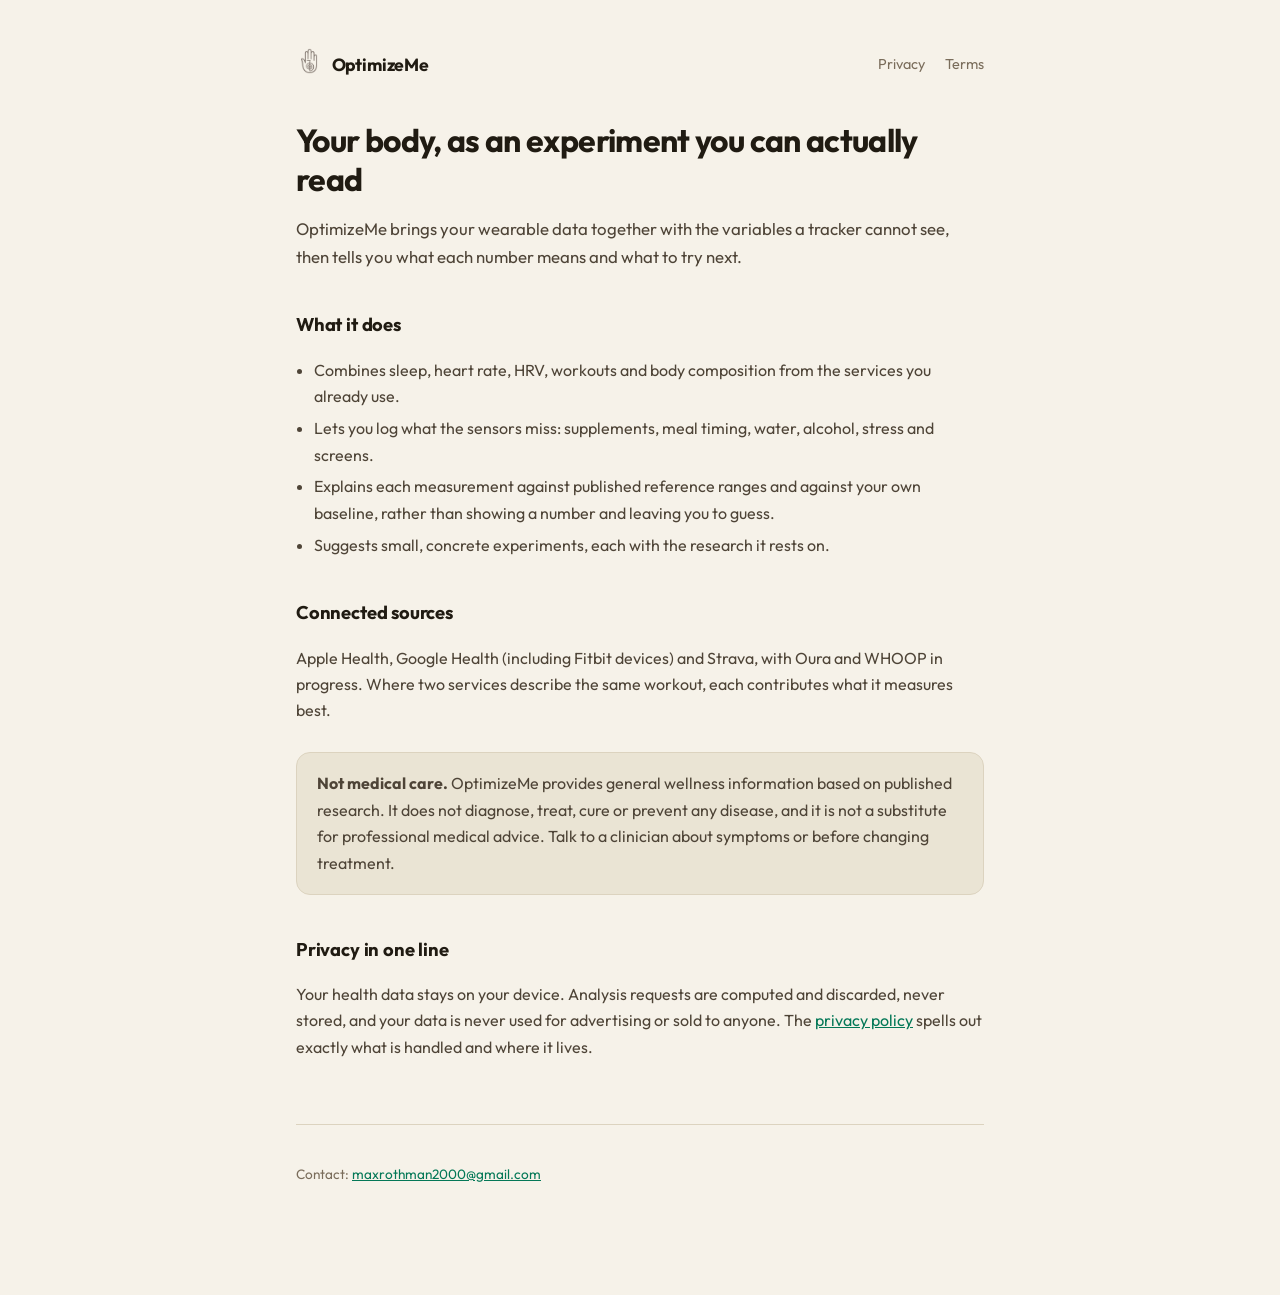
<file: index.html>
<!doctype html>
<html lang="en">
<head>
<meta charset="utf-8">
<meta name="viewport" content="width=device-width, initial-scale=1">
<title>OptimizeMe</title>
<meta name="description" content="An all-in-one health metric tracker that treats your body as an n-of-1 experiment.">
<link rel="preconnect" href="https://fonts.googleapis.com">
<link rel="preconnect" href="https://fonts.gstatic.com" crossorigin>
<link href="https://fonts.googleapis.com/css2?family=Outfit:wght@300;400;600;700&family=JetBrains+Mono:wght@400;500&display=swap" rel="stylesheet">
<link rel="icon" type="image/png" href="./favicon-32.png">
<link rel="apple-touch-icon" href="./apple-touch-icon.png">
<link rel="stylesheet" href="./style.css">
</head>
<body>
<div class="wrap">
<header class="site">
  <picture>
    <source srcset="./mark-light.png" media="(prefers-color-scheme: dark)">
    <img class="mark" src="./mark.png" alt="" aria-hidden="true"
         width="26" height="26">
  </picture>
  <a class="brand" href="./index.html">OptimizeMe</a>
  <nav>
    <a href="./privacy.html">Privacy</a>
    <a href="./terms.html">Terms</a>
  </nav>
</header>

<h1>Your body, as an experiment you can actually read</h1>
<p class="lede">
  OptimizeMe brings your wearable data together with the variables a tracker
  cannot see, then tells you what each number means and what to try next.
</p>

<h2>What it does</h2>
<ul>
  <li>Combines sleep, heart rate, HRV, workouts and body composition from the
      services you already use.</li>
  <li>Lets you log what the sensors miss: supplements, meal timing, water,
      alcohol, stress and screens.</li>
  <li>Explains each measurement against published reference ranges and against
      your own baseline, rather than showing a number and leaving you to guess.</li>
  <li>Suggests small, concrete experiments, each with the research it rests on.</li>
</ul>

<h2>Connected sources</h2>
<p>
  Apple Health, Google Health (including Fitbit devices) and Strava, with Oura
  and WHOOP in progress. Where two services describe the same workout, each
  contributes what it measures best.
</p>

<div class="callout">
  <strong>Not medical care.</strong> OptimizeMe provides general wellness
  information based on published research. It does not diagnose, treat, cure
  or prevent any disease, and it is not a substitute for professional medical
  advice. Talk to a clinician about symptoms or before changing treatment.
</div>

<h2>Privacy in one line</h2>
<p>
  Your health data stays on your device. Analysis requests are computed and
  discarded, never stored, and your data is never used for advertising or sold
  to anyone. The <a href="./privacy.html">privacy policy</a> spells out exactly
  what is handled and where it lives.
</p>

<footer>
  <p>Contact: <a href="mailto:maxrothman2000@gmail.com">maxrothman2000@gmail.com</a></p>
</footer>
</div>
</body>
</html>
</file>
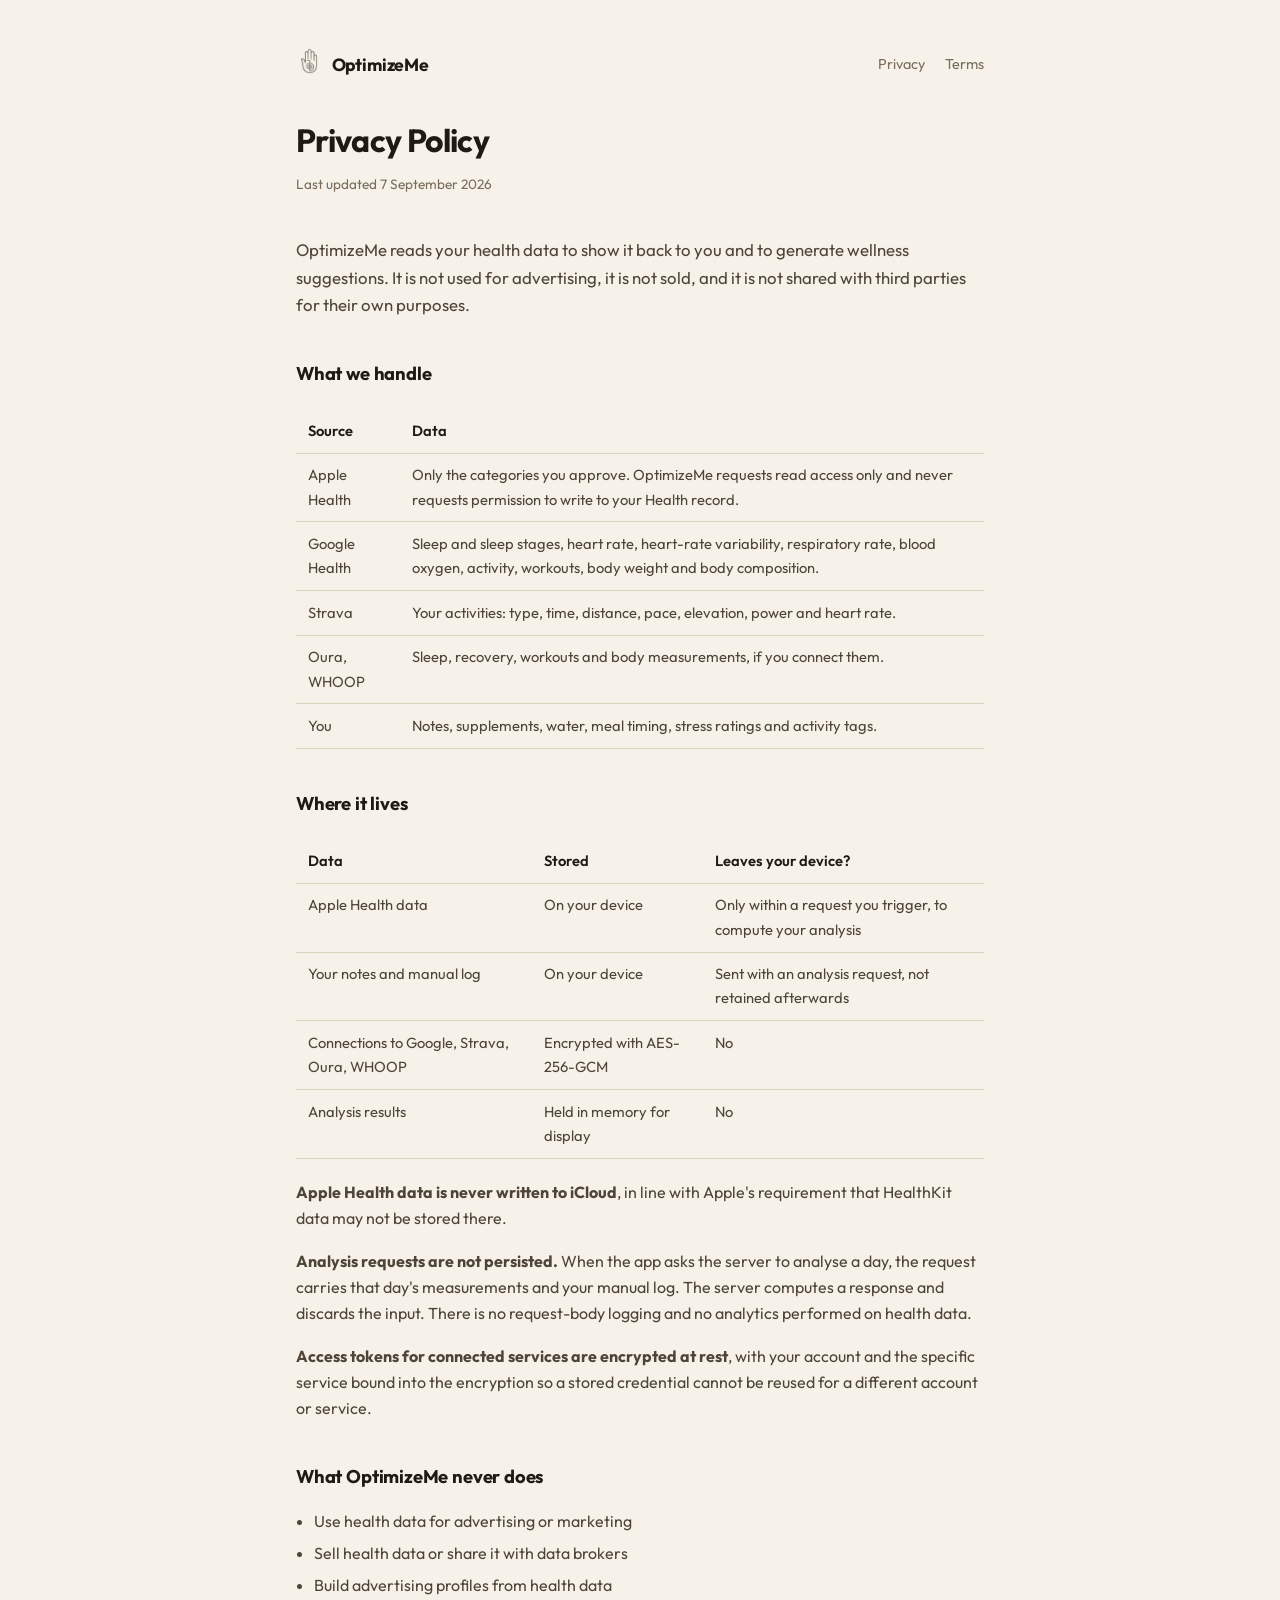
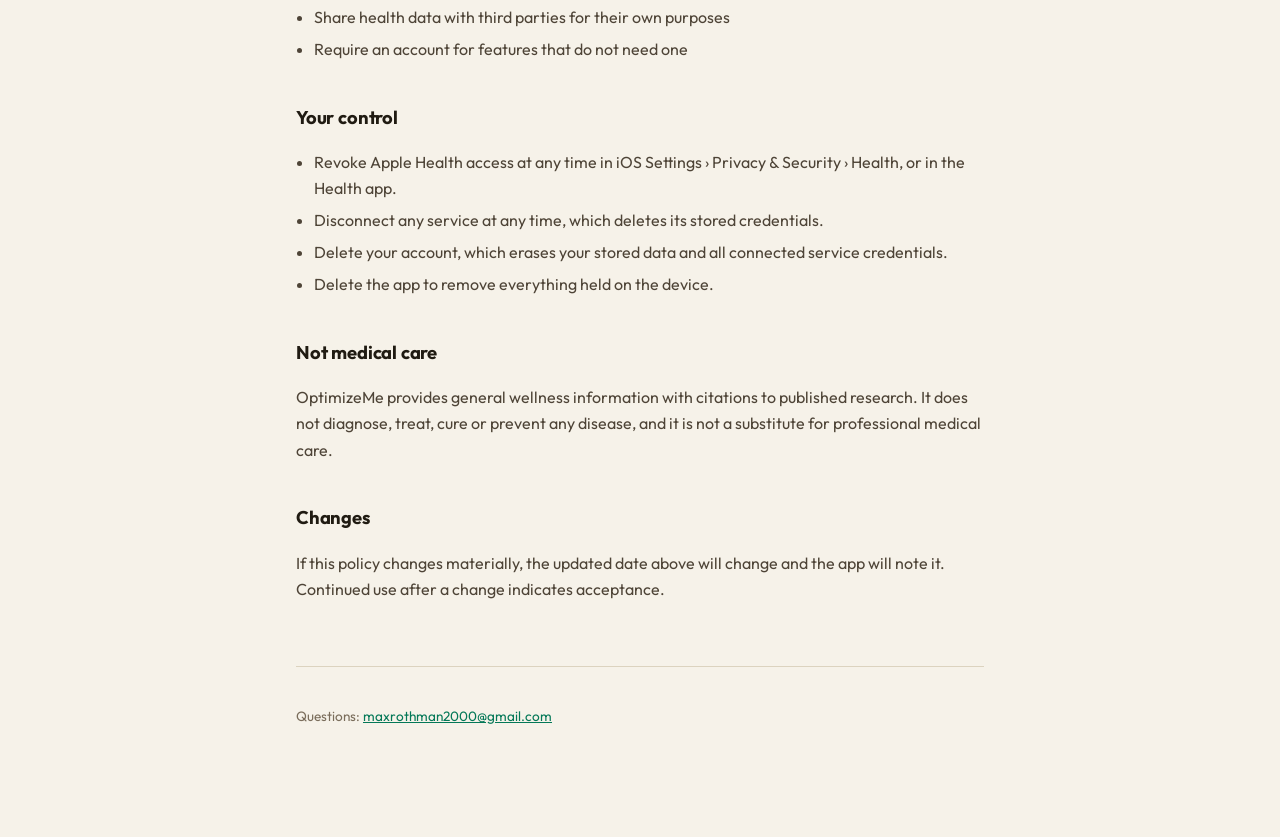
<file: privacy.html>
<!doctype html>
<html lang="en">
<head>
<meta charset="utf-8">
<meta name="viewport" content="width=device-width, initial-scale=1">
<title>Privacy Policy · OptimizeMe</title>
<link rel="preconnect" href="https://fonts.googleapis.com">
<link rel="preconnect" href="https://fonts.gstatic.com" crossorigin>
<link href="https://fonts.googleapis.com/css2?family=Outfit:wght@300;400;600;700&family=JetBrains+Mono:wght@400;500&display=swap" rel="stylesheet">
<link rel="icon" type="image/png" href="./favicon-32.png">
<link rel="apple-touch-icon" href="./apple-touch-icon.png">
<link rel="stylesheet" href="./style.css">
</head>
<body>
<div class="wrap">
<header class="site">
  <picture>
    <source srcset="./mark-light.png" media="(prefers-color-scheme: dark)">
    <img class="mark" src="./mark.png" alt="" aria-hidden="true"
         width="26" height="26">
  </picture>
  <a class="brand" href="./index.html">OptimizeMe</a>
  <nav>
    <a href="./privacy.html">Privacy</a>
    <a href="./terms.html">Terms</a>
  </nav>
</header>

<h1>Privacy Policy</h1>
<p class="updated">Last updated 7 September 2026</p>

<p class="lede">
  OptimizeMe reads your health data to show it back to you and to generate
  wellness suggestions. It is not used for advertising, it is not sold, and it
  is not shared with third parties for their own purposes.
</p>

<h2>What we handle</h2>
<table>
  <tr><th>Source</th><th>Data</th></tr>
  <tr>
    <td>Apple Health</td>
    <td>Only the categories you approve. OptimizeMe requests read access only
        and never requests permission to write to your Health record.</td>
  </tr>
  <tr>
    <td>Google Health</td>
    <td>Sleep and sleep stages, heart rate, heart-rate variability,
        respiratory rate, blood oxygen, activity, workouts, body weight and
        body composition.</td>
  </tr>
  <tr>
    <td>Strava</td>
    <td>Your activities: type, time, distance, pace, elevation, power and
        heart rate.</td>
  </tr>
  <tr>
    <td>Oura, WHOOP</td>
    <td>Sleep, recovery, workouts and body measurements, if you connect them.</td>
  </tr>
  <tr>
    <td>You</td>
    <td>Notes, supplements, water, meal timing, stress ratings and activity tags.</td>
  </tr>
</table>

<h2>Where it lives</h2>
<table>
  <tr><th>Data</th><th>Stored</th><th>Leaves your device?</th></tr>
  <tr>
    <td>Apple Health data</td><td>On your device</td>
    <td>Only within a request you trigger, to compute your analysis</td>
  </tr>
  <tr>
    <td>Your notes and manual log</td><td>On your device</td>
    <td>Sent with an analysis request, not retained afterwards</td>
  </tr>
  <tr>
    <td>Connections to Google, Strava, Oura, WHOOP</td>
    <td>Encrypted with AES-256-GCM</td>
    <td>No</td>
  </tr>
  <tr>
    <td>Analysis results</td><td>Held in memory for display</td><td>No</td>
  </tr>
</table>

<p>
  <strong>Apple Health data is never written to iCloud</strong>, in line with
  Apple's requirement that HealthKit data may not be stored there.
</p>

<p>
  <strong>Analysis requests are not persisted.</strong> When the app asks the
  server to analyse a day, the request carries that day's measurements and your
  manual log. The server computes a response and discards the input. There is
  no request-body logging and no analytics performed on health data.
</p>

<p>
  <strong>Access tokens for connected services are encrypted at rest</strong>,
  with your account and the specific service bound into the encryption so a
  stored credential cannot be reused for a different account or service.
</p>

<h2>What OptimizeMe never does</h2>
<ul>
  <li>Use health data for advertising or marketing</li>
  <li>Sell health data or share it with data brokers</li>
  <li>Build advertising profiles from health data</li>
  <li>Share health data with third parties for their own purposes</li>
  <li>Require an account for features that do not need one</li>
</ul>

<h2>Your control</h2>
<ul>
  <li>Revoke Apple Health access at any time in iOS Settings &rsaquo; Privacy
      &amp; Security &rsaquo; Health, or in the Health app.</li>
  <li>Disconnect any service at any time, which deletes its stored credentials.</li>
  <li>Delete your account, which erases your stored data and all connected
      service credentials.</li>
  <li>Delete the app to remove everything held on the device.</li>
</ul>

<h2>Not medical care</h2>
<p>
  OptimizeMe provides general wellness information with citations to published
  research. It does not diagnose, treat, cure or prevent any disease, and it is
  not a substitute for professional medical care.
</p>

<h2>Changes</h2>
<p>
  If this policy changes materially, the updated date above will change and the
  app will note it. Continued use after a change indicates acceptance.
</p>

<footer>
  <p>Questions: <a href="mailto:maxrothman2000@gmail.com">maxrothman2000@gmail.com</a></p>
</footer>
</div>
</body>
</html>
</file>
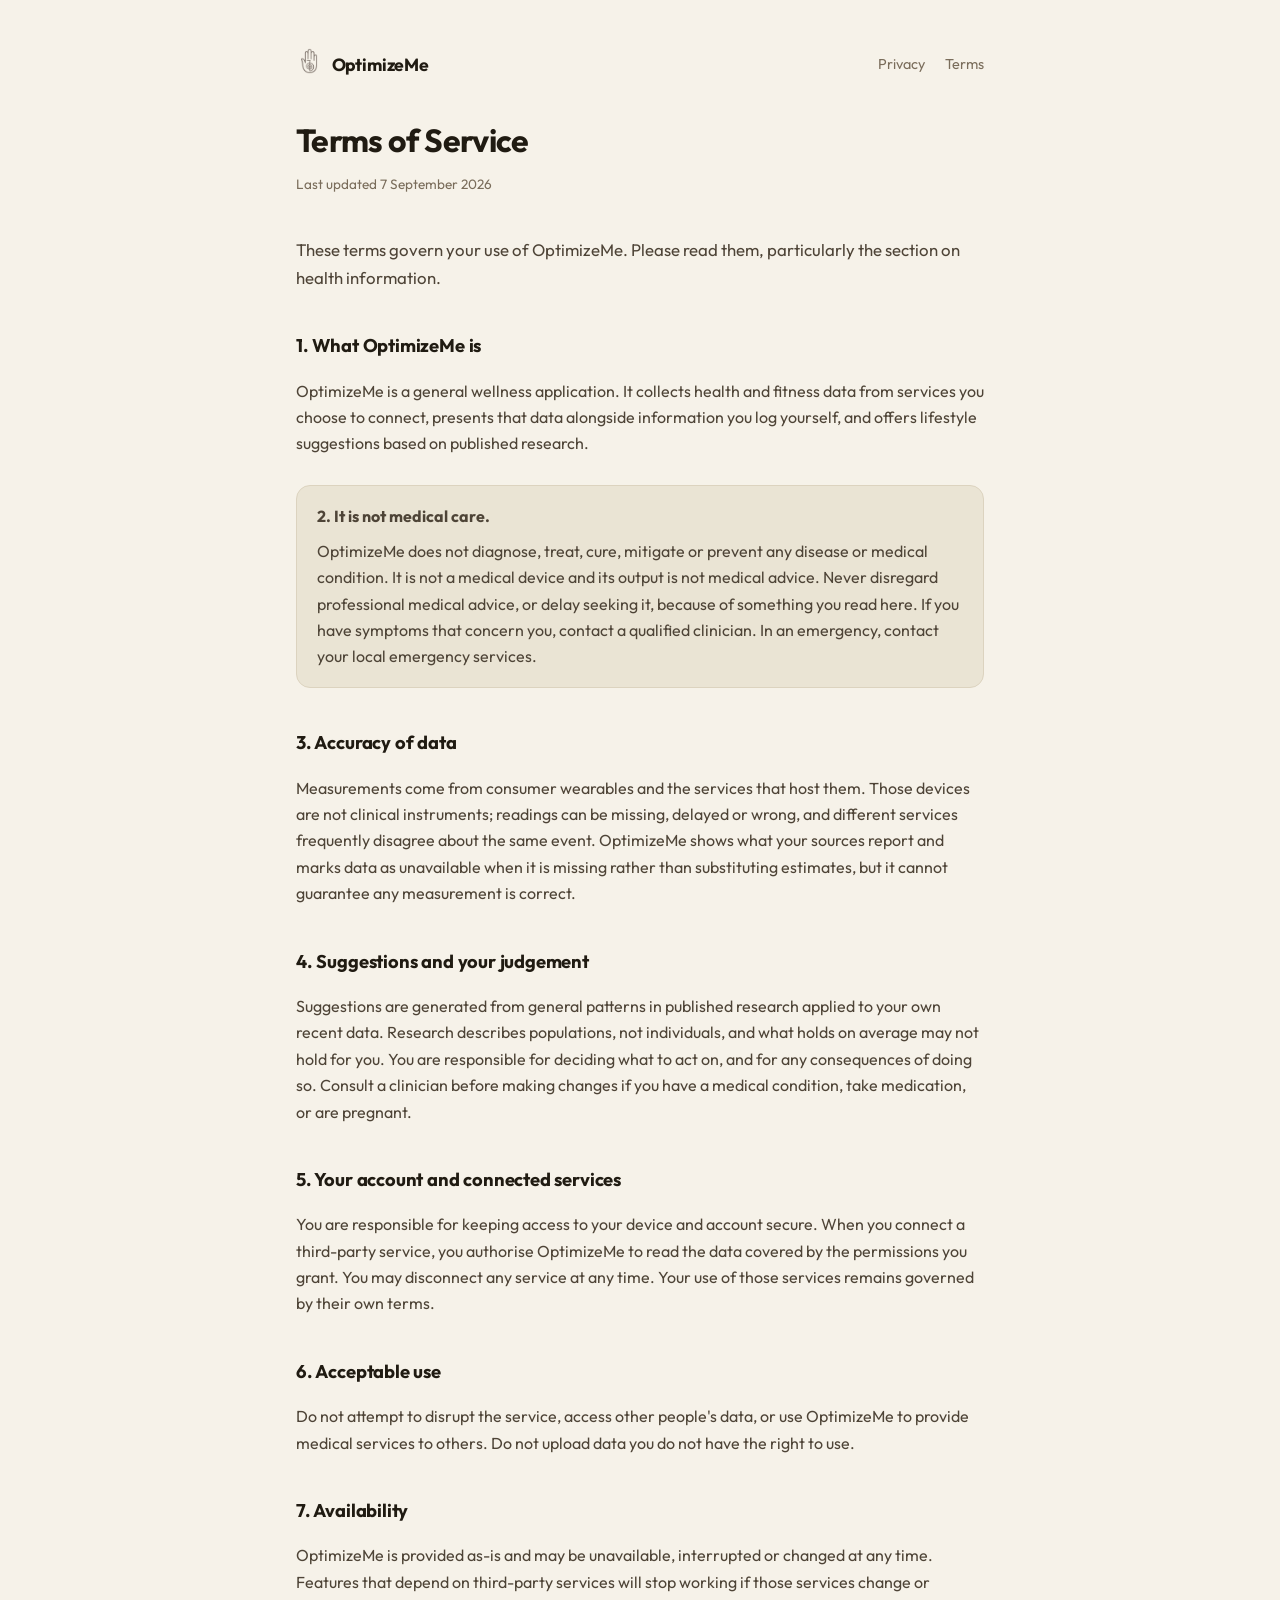
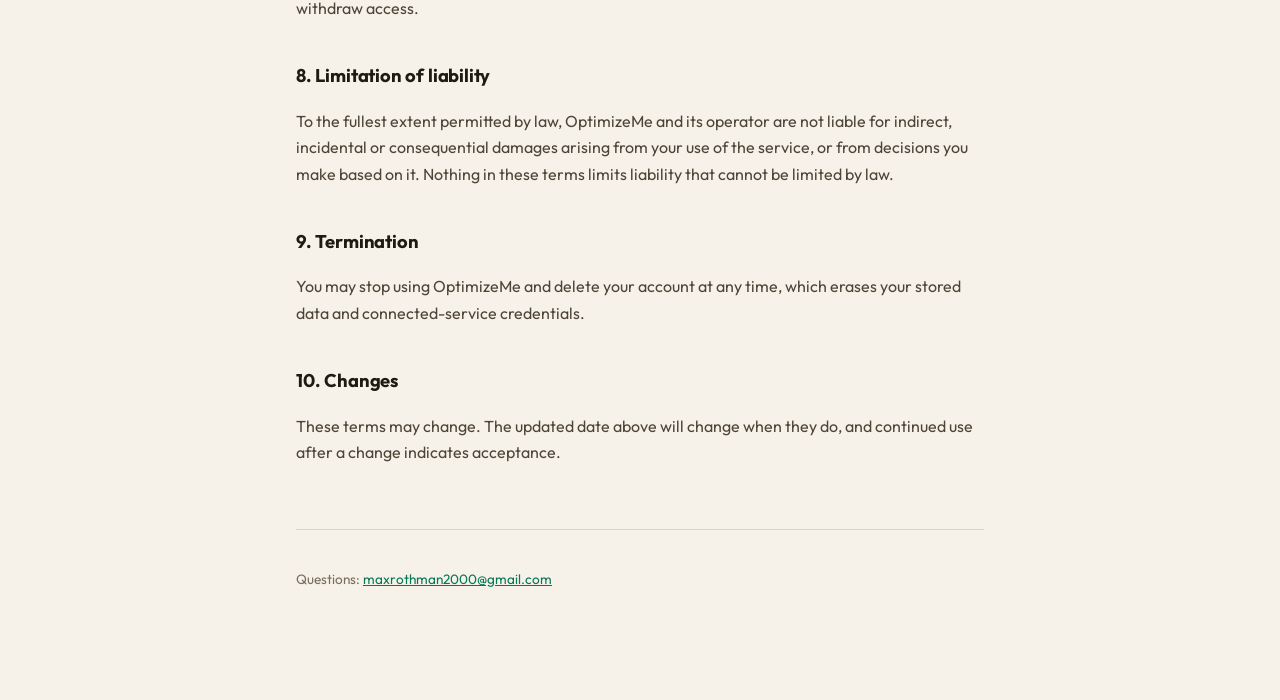
<file: terms.html>
<!doctype html>
<html lang="en">
<head>
<meta charset="utf-8">
<meta name="viewport" content="width=device-width, initial-scale=1">
<title>Terms of Service · OptimizeMe</title>
<link rel="preconnect" href="https://fonts.googleapis.com">
<link rel="preconnect" href="https://fonts.gstatic.com" crossorigin>
<link href="https://fonts.googleapis.com/css2?family=Outfit:wght@300;400;600;700&family=JetBrains+Mono:wght@400;500&display=swap" rel="stylesheet">
<link rel="icon" type="image/png" href="./favicon-32.png">
<link rel="apple-touch-icon" href="./apple-touch-icon.png">
<link rel="stylesheet" href="./style.css">
</head>
<body>
<div class="wrap">
<header class="site">
  <picture>
    <source srcset="./mark-light.png" media="(prefers-color-scheme: dark)">
    <img class="mark" src="./mark.png" alt="" aria-hidden="true"
         width="26" height="26">
  </picture>
  <a class="brand" href="./index.html">OptimizeMe</a>
  <nav>
    <a href="./privacy.html">Privacy</a>
    <a href="./terms.html">Terms</a>
  </nav>
</header>

<h1>Terms of Service</h1>
<p class="updated">Last updated 7 September 2026</p>

<p class="lede">
  These terms govern your use of OptimizeMe. Please read them, particularly the
  section on health information.
</p>

<h2>1. What OptimizeMe is</h2>
<p>
  OptimizeMe is a general wellness application. It collects health and fitness
  data from services you choose to connect, presents that data alongside
  information you log yourself, and offers lifestyle suggestions based on
  published research.
</p>

<div class="callout">
  <strong>2. It is not medical care.</strong>
  <p style="margin:.5rem 0 0">
    OptimizeMe does not diagnose, treat, cure, mitigate or prevent any disease
    or medical condition. It is not a medical device and its output is not
    medical advice. Never disregard professional medical advice, or delay
    seeking it, because of something you read here. If you have symptoms that
    concern you, contact a qualified clinician. In an emergency, contact your
    local emergency services.
  </p>
</div>

<h2>3. Accuracy of data</h2>
<p>
  Measurements come from consumer wearables and the services that host them.
  Those devices are not clinical instruments; readings can be missing, delayed
  or wrong, and different services frequently disagree about the same event.
  OptimizeMe shows what your sources report and marks data as unavailable when
  it is missing rather than substituting estimates, but it cannot guarantee any
  measurement is correct.
</p>

<h2>4. Suggestions and your judgement</h2>
<p>
  Suggestions are generated from general patterns in published research applied
  to your own recent data. Research describes populations, not individuals, and
  what holds on average may not hold for you. You are responsible for deciding
  what to act on, and for any consequences of doing so. Consult a clinician
  before making changes if you have a medical condition, take medication, or
  are pregnant.
</p>

<h2>5. Your account and connected services</h2>
<p>
  You are responsible for keeping access to your device and account secure. When
  you connect a third-party service, you authorise OptimizeMe to read the data
  covered by the permissions you grant. You may disconnect any service at any
  time. Your use of those services remains governed by their own terms.
</p>

<h2>6. Acceptable use</h2>
<p>
  Do not attempt to disrupt the service, access other people's data, or use
  OptimizeMe to provide medical services to others. Do not upload data you do
  not have the right to use.
</p>

<h2>7. Availability</h2>
<p>
  OptimizeMe is provided as-is and may be unavailable, interrupted or changed at
  any time. Features that depend on third-party services will stop working if
  those services change or withdraw access.
</p>

<h2>8. Limitation of liability</h2>
<p>
  To the fullest extent permitted by law, OptimizeMe and its operator are not
  liable for indirect, incidental or consequential damages arising from your use
  of the service, or from decisions you make based on it. Nothing in these terms
  limits liability that cannot be limited by law.
</p>

<h2>9. Termination</h2>
<p>
  You may stop using OptimizeMe and delete your account at any time, which
  erases your stored data and connected-service credentials.
</p>

<h2>10. Changes</h2>
<p>
  These terms may change. The updated date above will change when they do, and
  continued use after a change indicates acceptance.
</p>

<footer>
  <p>Questions: <a href="mailto:maxrothman2000@gmail.com">maxrothman2000@gmail.com</a></p>
</footer>
</div>
</body>
</html>
</file>
<file: style.css>
/* Shared styling for the public pages. Mirrors the app's cream/taupe
   language so the site and product read as one thing. */
:root {
  --bg: #f6f2e9;
  --surface: #eae4d4;
  --border: #dcd3bf;
  --ink: #201b12;
  --body: #4e4437;
  --muted: #7a6d5b;
  --accent: #047857;
}

@media (prefers-color-scheme: dark) {
  :root {
    --bg: #0c0c0e;
    --surface: #18181b;
    --border: #27272a;
    --ink: #fafafa;
    --body: #d4d4d8;
    --muted: #71717a;
    --accent: #34d399;
  }
}

* { box-sizing: border-box; }

body {
  margin: 0;
  background: var(--bg);
  color: var(--body);
  font-family: "Outfit", ui-sans-serif, system-ui, -apple-system, sans-serif;
  line-height: 1.65;
  -webkit-font-smoothing: antialiased;
}

.wrap { max-width: 46rem; margin: 0 auto; padding: 3rem 1.5rem 6rem; }

header.site {
  display: flex;
  align-items: center;
  gap: .6rem;
  padding-bottom: 2.5rem;
}

.mark { width: 26px; height: 26px; }

.brand {
  font-size: 1.1rem;
  font-weight: 700;
  color: var(--ink);
  letter-spacing: -.01em;
  text-decoration: none;
}

nav { margin-left: auto; display: flex; gap: 1.25rem; }
nav a { color: var(--muted); text-decoration: none; font-size: .9rem; }
nav a:hover { color: var(--accent); }

h1 {
  color: var(--ink);
  font-size: 2rem;
  line-height: 1.2;
  letter-spacing: -.02em;
  margin: 0 0 .5rem;
}

h2 {
  color: var(--ink);
  font-size: 1.15rem;
  margin: 2.5rem 0 .75rem;
  letter-spacing: -.01em;
}

.lede { font-size: 1.05rem; color: var(--body); margin-bottom: 2rem; }
.updated { color: var(--muted); font-size: .85rem; margin-bottom: 2.5rem; }

table {
  width: 100%;
  border-collapse: collapse;
  margin: 1.25rem 0;
  font-size: .92rem;
}
th, td {
  text-align: left;
  padding: .6rem .75rem;
  border-bottom: 1px solid var(--border);
  vertical-align: top;
}
th { color: var(--ink); font-weight: 600; }

ul { padding-left: 1.15rem; }
li { margin: .35rem 0; }

.callout {
  background: var(--surface);
  border: 1px solid var(--border);
  border-radius: 14px;
  padding: 1.1rem 1.25rem;
  margin: 1.75rem 0;
}

footer {
  border-top: 1px solid var(--border);
  margin-top: 4rem;
  padding-top: 1.5rem;
  color: var(--muted);
  font-size: .85rem;
}

a { color: var(--accent); }
code {
  font-family: "JetBrains Mono", ui-monospace, monospace;
  font-size: .88em;
}

/* Brand mark. Theme selection happens in the markup via <picture>, so a
   stale stylesheet cannot leave both variants visible. */
</file>
